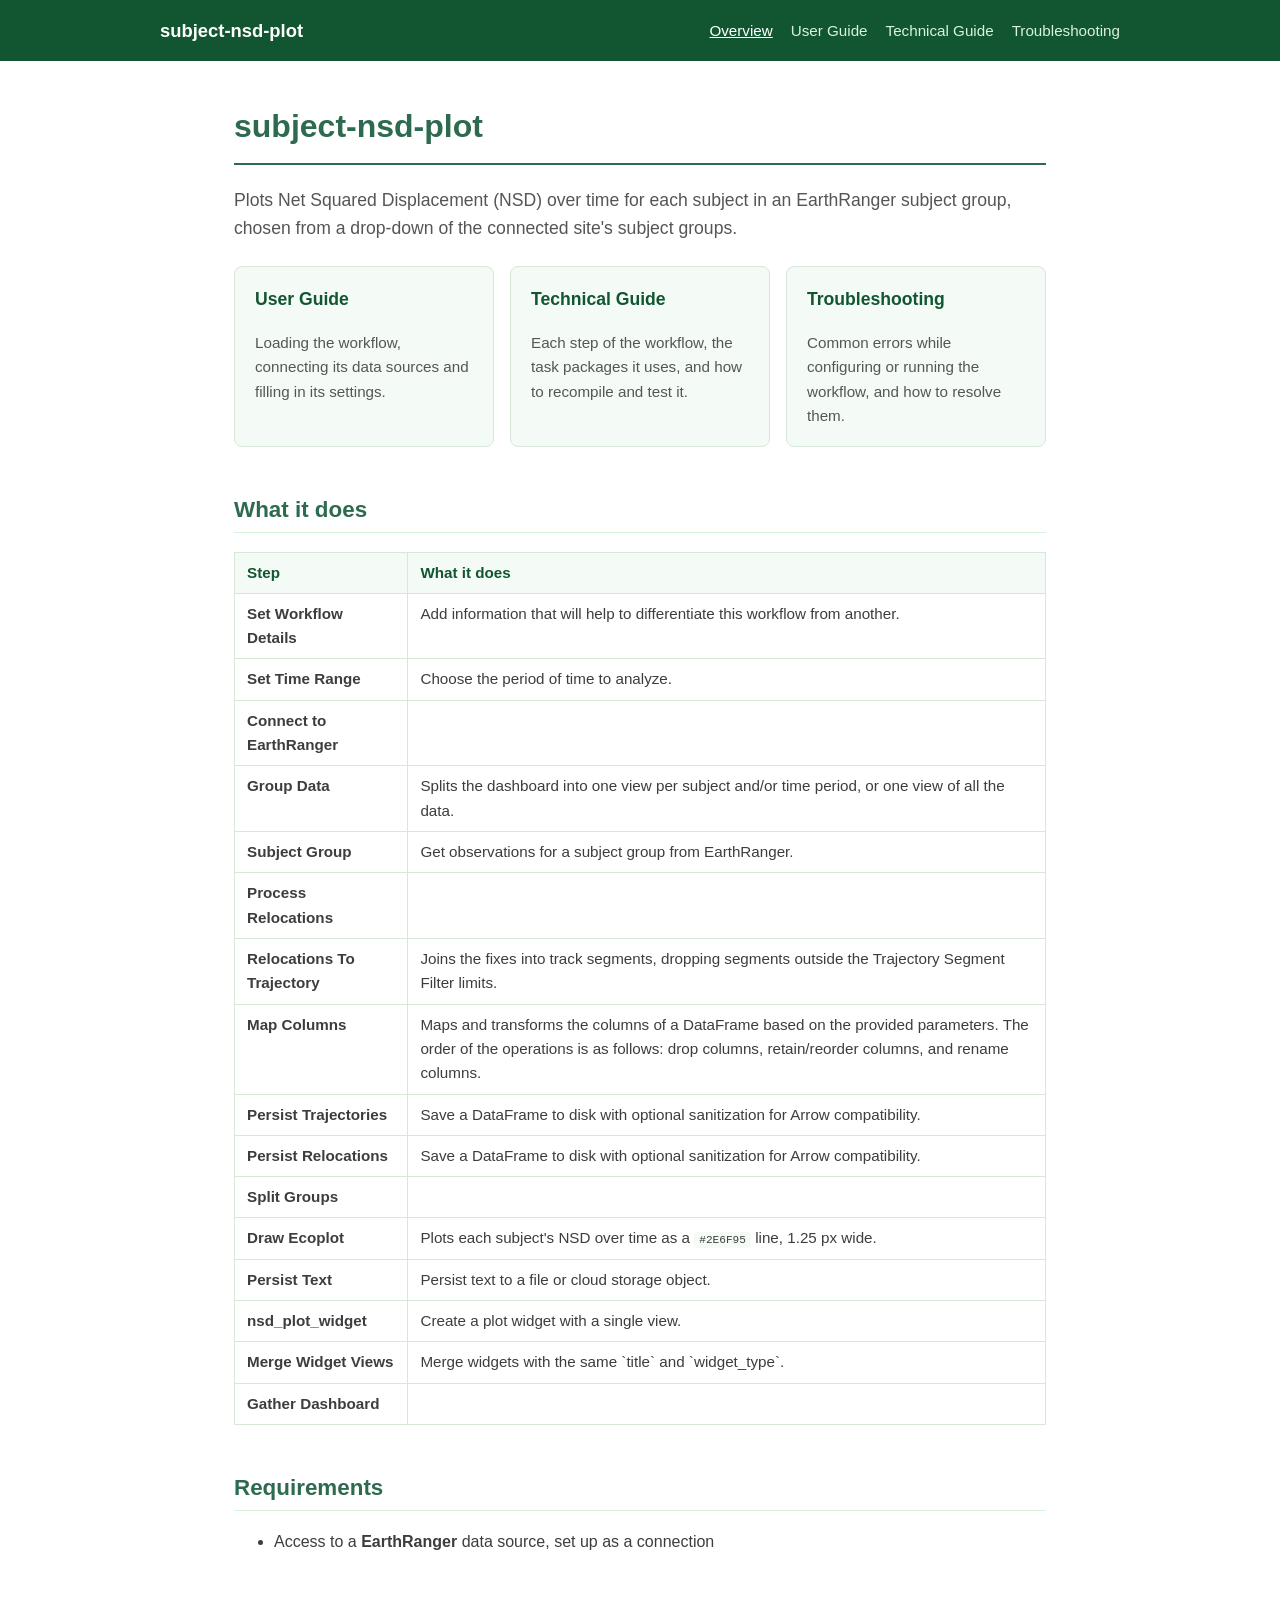
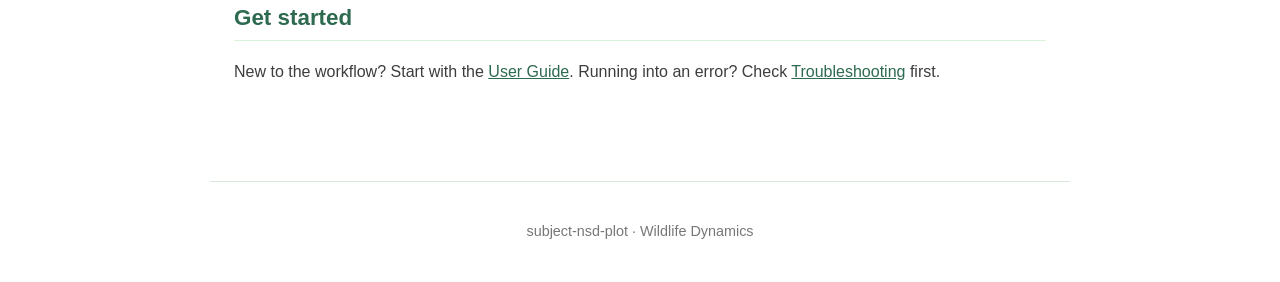
<file: docs/index.html>
<!DOCTYPE html>
<html lang="en">
<head>
  <meta charset="utf-8" />
  <meta name="viewport" content="width=device-width, initial-scale=1.0" />
  <title>subject-nsd-plot</title>
  <link rel="stylesheet" href="assets/style.css" />
</head>
<body>
  <header class="site-header">
    <div class="bar">
      <a class="brand" href="index.html">subject-nsd-plot</a>
      <nav>
        <a href="index.html" class="active">Overview</a>
        <a href="user-guide.html">User Guide</a>
        <a href="technical-guide.html">Technical Guide</a>
        <a href="troubleshooting.html">Troubleshooting</a>
      </nav>
    </div>
  </header>

  <main>
    <h1>subject-nsd-plot</h1>
    <p class="lede">Plots Net Squared Displacement (NSD) over time for each subject in an EarthRanger subject group, chosen from a drop-down of the connected site's subject groups.</p>

    <div class="card-grid">
      <a class="card" href="user-guide.html">
        <h3>User Guide</h3>
        <p>Loading the workflow, connecting its data sources and filling in its settings.</p>
      </a>
      <a class="card" href="technical-guide.html">
        <h3>Technical Guide</h3>
        <p>Each step of the workflow, the task packages it uses, and how to recompile and test it.</p>
      </a>
      <a class="card" href="troubleshooting.html">
        <h3>Troubleshooting</h3>
        <p>Common errors while configuring or running the workflow, and how to resolve them.</p>
      </a>
    </div>

    <h2>What it does</h2>
    <table>
      <thead><tr><th>Step</th><th>What it does</th></tr></thead>
      <tbody><tr><td><strong>Set Workflow Details</strong></td><td>Add information that will help to differentiate this workflow from another.</td></tr><tr><td><strong>Set Time Range</strong></td><td>Choose the period of time to analyze.</td></tr><tr><td><strong>Connect to EarthRanger</strong></td><td></td></tr><tr><td><strong>Group Data</strong></td><td>Splits the dashboard into one view per subject and/or time period, or one view of all the data.</td></tr><tr><td><strong>Subject Group</strong></td><td>Get observations for a subject group from EarthRanger.</td></tr><tr><td><strong>Process Relocations</strong></td><td></td></tr><tr><td><strong>Relocations To Trajectory</strong></td><td>Joins the fixes into track segments, dropping segments outside the Trajectory Segment Filter limits.</td></tr><tr><td><strong>Map Columns</strong></td><td>Maps and transforms the columns of a DataFrame based on the provided parameters. The order of the operations is as follows: drop columns, retain/reorder columns, and rename columns.</td></tr><tr><td><strong>Persist Trajectories</strong></td><td>Save a DataFrame to disk with optional sanitization for Arrow compatibility.</td></tr><tr><td><strong>Persist Relocations</strong></td><td>Save a DataFrame to disk with optional sanitization for Arrow compatibility.</td></tr><tr><td><strong>Split Groups</strong></td><td></td></tr><tr><td><strong>Draw Ecoplot</strong></td><td>Plots each subject's NSD over time as a <code>#2E6F95</code> line, 1.25 px wide.</td></tr><tr><td><strong>Persist Text</strong></td><td>Persist text to a file or cloud storage object.</td></tr><tr><td><strong>nsd_plot_widget</strong></td><td>Create a plot widget with a single view.</td></tr><tr><td><strong>Merge Widget Views</strong></td><td>Merge widgets with the same `title` and `widget_type`.</td></tr><tr><td><strong>Gather Dashboard</strong></td><td></td></tr></tbody>
    </table>

    <h2>Requirements</h2>
    <ul><li>Access to a <strong>EarthRanger</strong> data source, set up as a connection</li></ul>

    <h2>Get started</h2>
    <p>New to the workflow? Start with the <a href="user-guide.html">User Guide</a>. Running into an error? Check <a href="troubleshooting.html">Troubleshooting</a> first.</p>
  </main>

  <footer class="site-footer">
    <p>subject-nsd-plot &middot; Wildlife Dynamics</p>
  </footer>
</body>
</html>
</file>
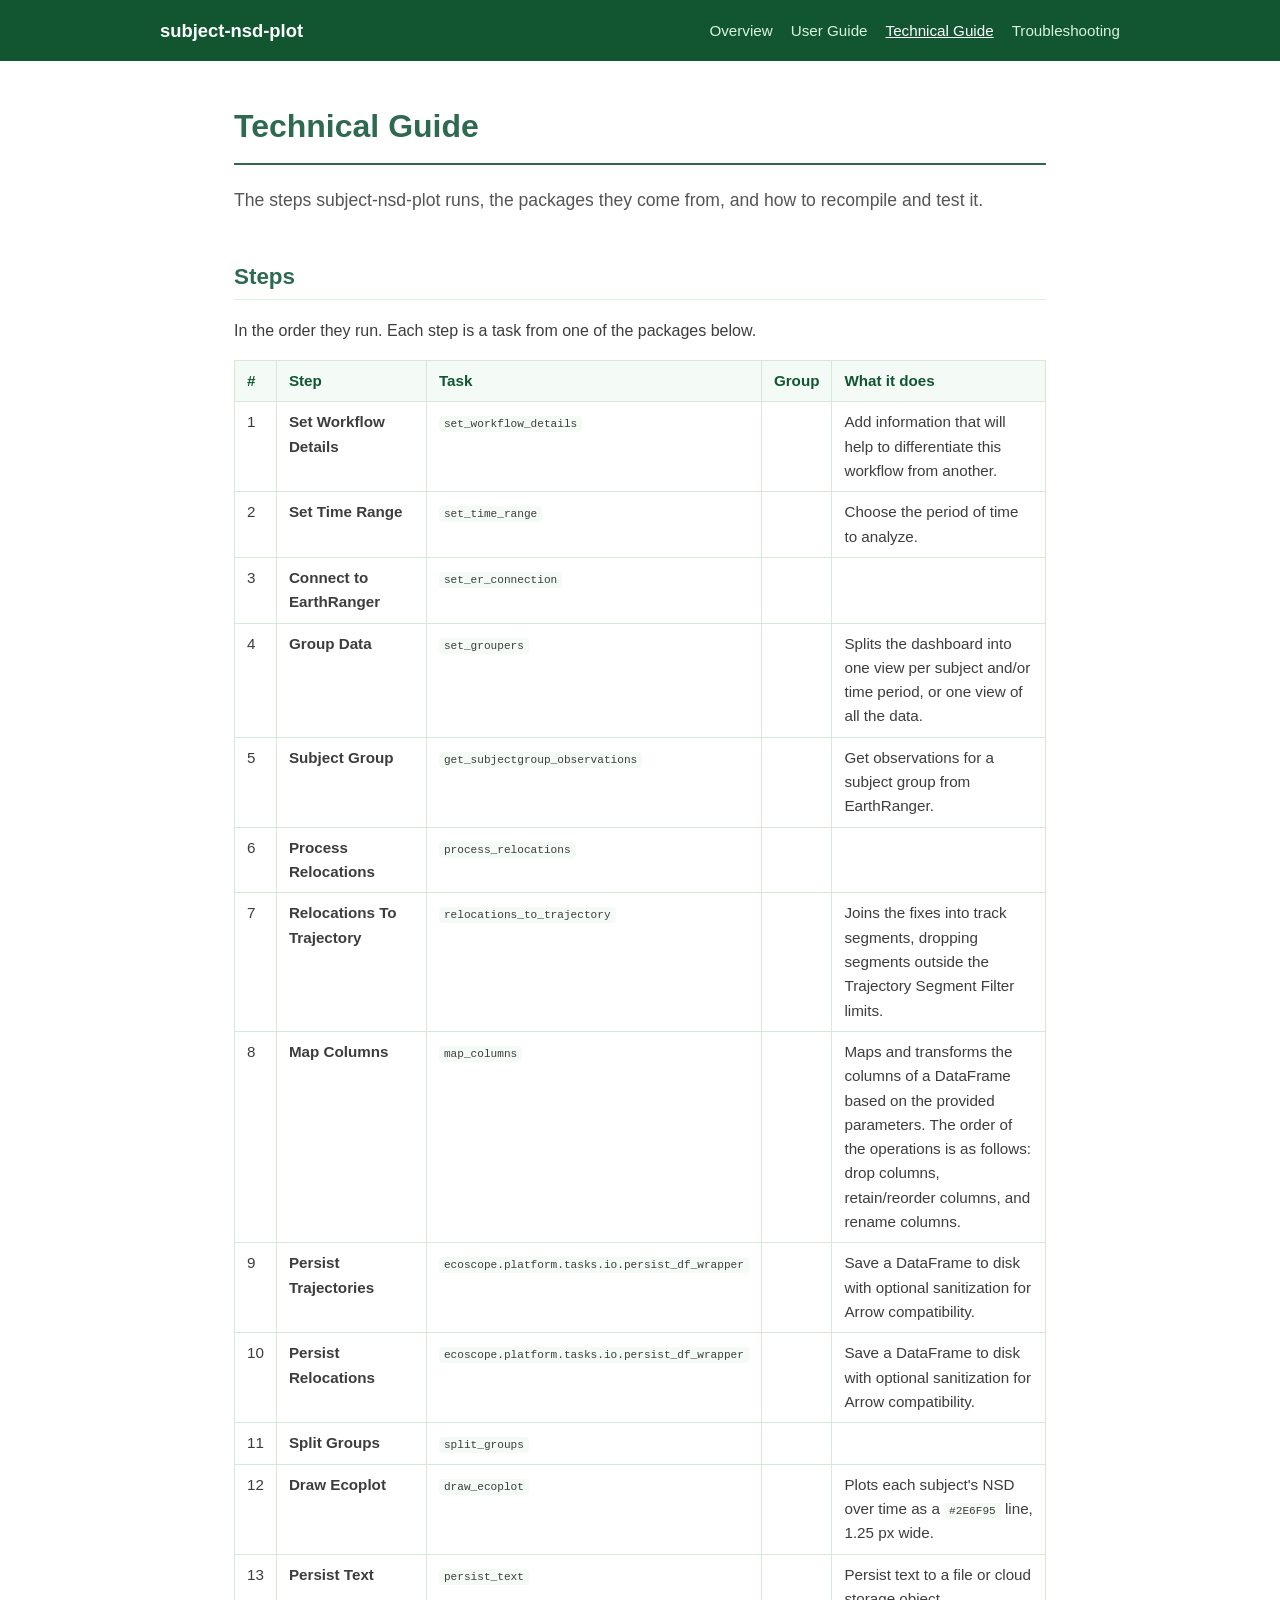
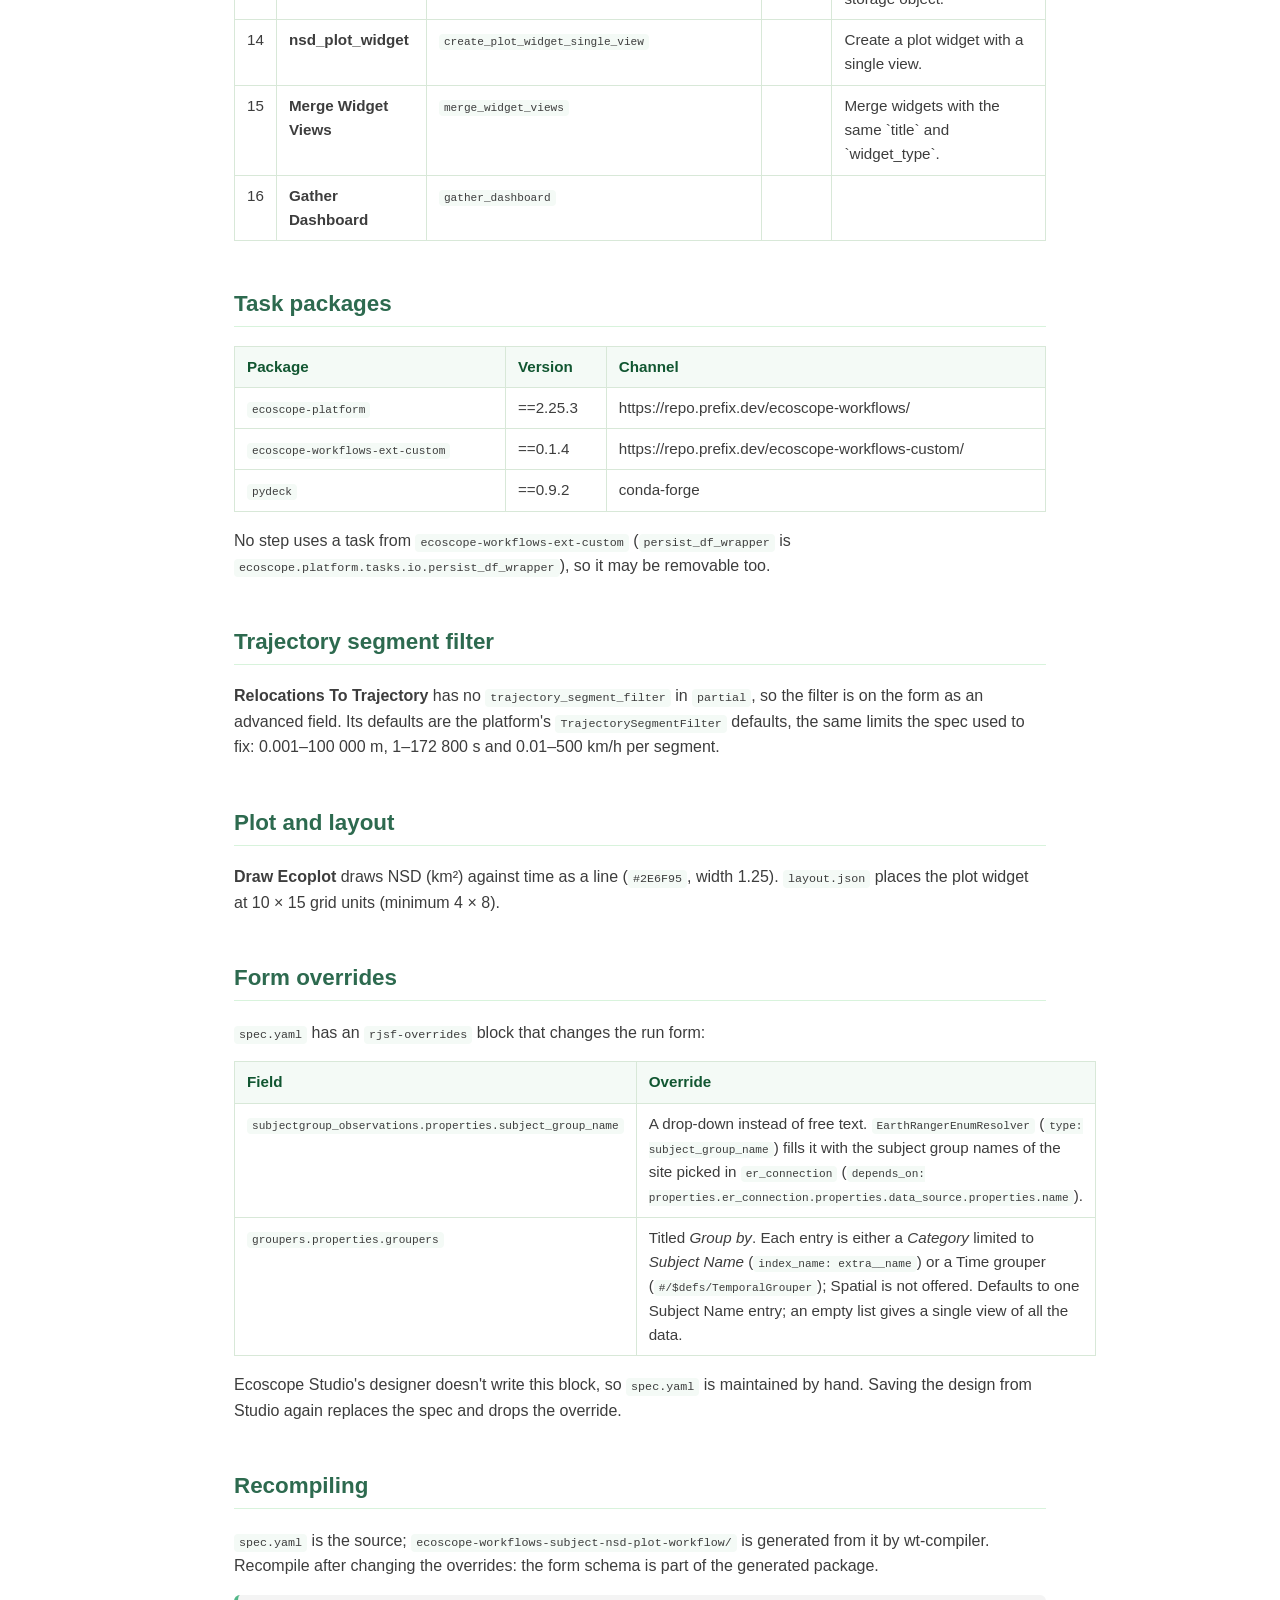
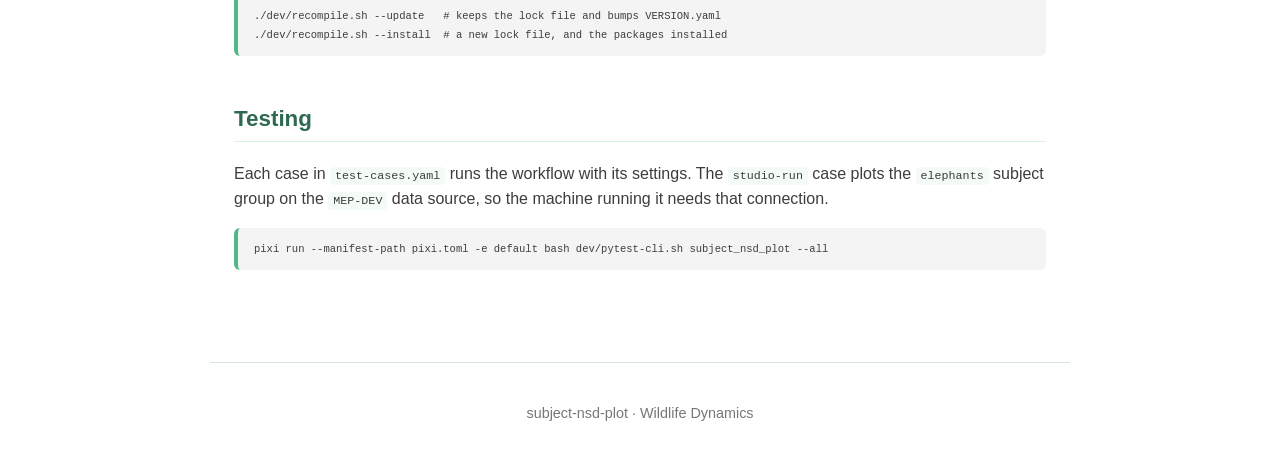
<file: docs/technical-guide.html>
<!DOCTYPE html>
<html lang="en">
<head>
  <meta charset="utf-8" />
  <meta name="viewport" content="width=device-width, initial-scale=1.0" />
  <title>Technical Guide · subject-nsd-plot</title>
  <link rel="stylesheet" href="assets/style.css" />
</head>
<body>
  <header class="site-header">
    <div class="bar">
      <a class="brand" href="index.html">subject-nsd-plot</a>
      <nav>
        <a href="index.html">Overview</a>
        <a href="user-guide.html">User Guide</a>
        <a href="technical-guide.html" class="active">Technical Guide</a>
        <a href="troubleshooting.html">Troubleshooting</a>
      </nav>
    </div>
  </header>

  <main>
    <h1>Technical Guide</h1>
    <p class="lede">The steps subject-nsd-plot runs, the packages they come from, and how to recompile and test it.</p>

    <h2>Steps</h2>
    <p>In the order they run. Each step is a task from one of the packages below.</p>
    <table>
      <thead><tr><th>#</th><th>Step</th><th>Task</th><th>Group</th><th>What it does</th></tr></thead>
      <tbody><tr><td>1</td><td><strong>Set Workflow Details</strong></td><td><code>set_workflow_details</code></td><td></td><td>Add information that will help to differentiate this workflow from another.</td></tr><tr><td>2</td><td><strong>Set Time Range</strong></td><td><code>set_time_range</code></td><td></td><td>Choose the period of time to analyze.</td></tr><tr><td>3</td><td><strong>Connect to EarthRanger</strong></td><td><code>set_er_connection</code></td><td></td><td></td></tr><tr><td>4</td><td><strong>Group Data</strong></td><td><code>set_groupers</code></td><td></td><td>Splits the dashboard into one view per subject and/or time period, or one view of all the data.</td></tr><tr><td>5</td><td><strong>Subject Group</strong></td><td><code>get_subjectgroup_observations</code></td><td></td><td>Get observations for a subject group from EarthRanger.</td></tr><tr><td>6</td><td><strong>Process Relocations</strong></td><td><code>process_relocations</code></td><td></td><td></td></tr><tr><td>7</td><td><strong>Relocations To Trajectory</strong></td><td><code>relocations_to_trajectory</code></td><td></td><td>Joins the fixes into track segments, dropping segments outside the Trajectory Segment Filter limits.</td></tr><tr><td>8</td><td><strong>Map Columns</strong></td><td><code>map_columns</code></td><td></td><td>Maps and transforms the columns of a DataFrame based on the provided parameters. The order of the operations is as follows: drop columns, retain/reorder columns, and rename columns.</td></tr><tr><td>9</td><td><strong>Persist Trajectories</strong></td><td><code>ecoscope.platform.tasks.io.persist_df_wrapper</code></td><td></td><td>Save a DataFrame to disk with optional sanitization for Arrow compatibility.</td></tr><tr><td>10</td><td><strong>Persist Relocations</strong></td><td><code>ecoscope.platform.tasks.io.persist_df_wrapper</code></td><td></td><td>Save a DataFrame to disk with optional sanitization for Arrow compatibility.</td></tr><tr><td>11</td><td><strong>Split Groups</strong></td><td><code>split_groups</code></td><td></td><td></td></tr><tr><td>12</td><td><strong>Draw Ecoplot</strong></td><td><code>draw_ecoplot</code></td><td></td><td>Plots each subject's NSD over time as a <code>#2E6F95</code> line, 1.25 px wide.</td></tr><tr><td>13</td><td><strong>Persist Text</strong></td><td><code>persist_text</code></td><td></td><td>Persist text to a file or cloud storage object.</td></tr><tr><td>14</td><td><strong>nsd_plot_widget</strong></td><td><code>create_plot_widget_single_view</code></td><td></td><td>Create a plot widget with a single view.</td></tr><tr><td>15</td><td><strong>Merge Widget Views</strong></td><td><code>merge_widget_views</code></td><td></td><td>Merge widgets with the same `title` and `widget_type`.</td></tr><tr><td>16</td><td><strong>Gather Dashboard</strong></td><td><code>gather_dashboard</code></td><td></td><td></td></tr></tbody>
    </table>

    <h2>Task packages</h2>
    <table>
      <thead><tr><th>Package</th><th>Version</th><th>Channel</th></tr></thead>
      <tbody><tr><td><code>ecoscope-platform</code></td><td>==2.25.3</td><td>https://repo.prefix.dev/ecoscope-workflows/</td></tr><tr><td><code>ecoscope-workflows-ext-custom</code></td><td>==0.1.4</td><td>https://repo.prefix.dev/ecoscope-workflows-custom/</td></tr><tr><td><code>pydeck</code></td><td>==0.9.2</td><td>conda-forge</td></tr></tbody>
    </table>

    <p>No step uses a task from <code>ecoscope-workflows-ext-custom</code> (<code>persist_df_wrapper</code> is <code>ecoscope.platform.tasks.io.persist_df_wrapper</code>), so it may be removable too.</p>

    <h2>Trajectory segment filter</h2>
    <p><strong>Relocations To Trajectory</strong> has no <code>trajectory_segment_filter</code> in <code>partial</code>, so the filter is on the form as an advanced field. Its defaults are the platform&#x27;s <code>TrajectorySegmentFilter</code> defaults, the same limits the spec used to fix: 0.001&ndash;100&nbsp;000&nbsp;m, 1&ndash;172&nbsp;800&nbsp;s and 0.01&ndash;500&nbsp;km/h per segment.</p>

    <h2>Plot and layout</h2>
    <p><strong>Draw Ecoplot</strong> draws NSD (km²) against time as a line (<code>#2E6F95</code>, width 1.25). <code>layout.json</code> places the plot widget at 10 &times; 15 grid units (minimum 4 &times; 8).</p>

    <h2>Form overrides</h2>
    <p><code>spec.yaml</code> has an <code>rjsf-overrides</code> block that changes the run form:</p>
    <table>
      <thead><tr><th>Field</th><th>Override</th></tr></thead>
      <tbody><tr><td><code>subjectgroup_observations.properties.subject_group_name</code></td><td>A drop-down instead of free text. <code>EarthRangerEnumResolver</code> (<code>type: subject_group_name</code>) fills it with the subject group names of the site picked in <code>er_connection</code> (<code>depends_on: properties.er_connection.properties.data_source.properties.name</code>).</td></tr><tr><td><code>groupers.properties.groupers</code></td><td>Titled <em>Group by</em>. Each entry is either a <em>Category</em> limited to <em>Subject Name</em> (<code>index_name: extra__name</code>) or a Time grouper (<code>#/$defs/TemporalGrouper</code>); Spatial is not offered. Defaults to one Subject Name entry; an empty list gives a single view of all the data.</td></tr></tbody>
    </table>
    <p>Ecoscope Studio's designer doesn't write this block, so <code>spec.yaml</code> is maintained by hand. Saving the design from Studio again replaces the spec and drops the override.</p>

    <h2>Recompiling</h2>
    <p><code>spec.yaml</code> is the source; <code>ecoscope-workflows-subject-nsd-plot-workflow/</code> is generated from it by wt-compiler. Recompile after changing the overrides: the form schema is part of the generated package.</p>
    <pre><code>./dev/recompile.sh --update   # keeps the lock file and bumps VERSION.yaml
./dev/recompile.sh --install  # a new lock file, and the packages installed</code></pre>

    <h2>Testing</h2>
    <p>Each case in <code>test-cases.yaml</code> runs the workflow with its settings. The <code>studio-run</code> case plots the <code>elephants</code> subject group on the <code>MEP-DEV</code> data source, so the machine running it needs that connection.</p>
    <pre><code>pixi run --manifest-path pixi.toml -e default bash dev/pytest-cli.sh subject_nsd_plot --all</code></pre>
  </main>

  <footer class="site-footer">
    <p>subject-nsd-plot &middot; Wildlife Dynamics</p>
  </footer>
</body>
</html>
</file>
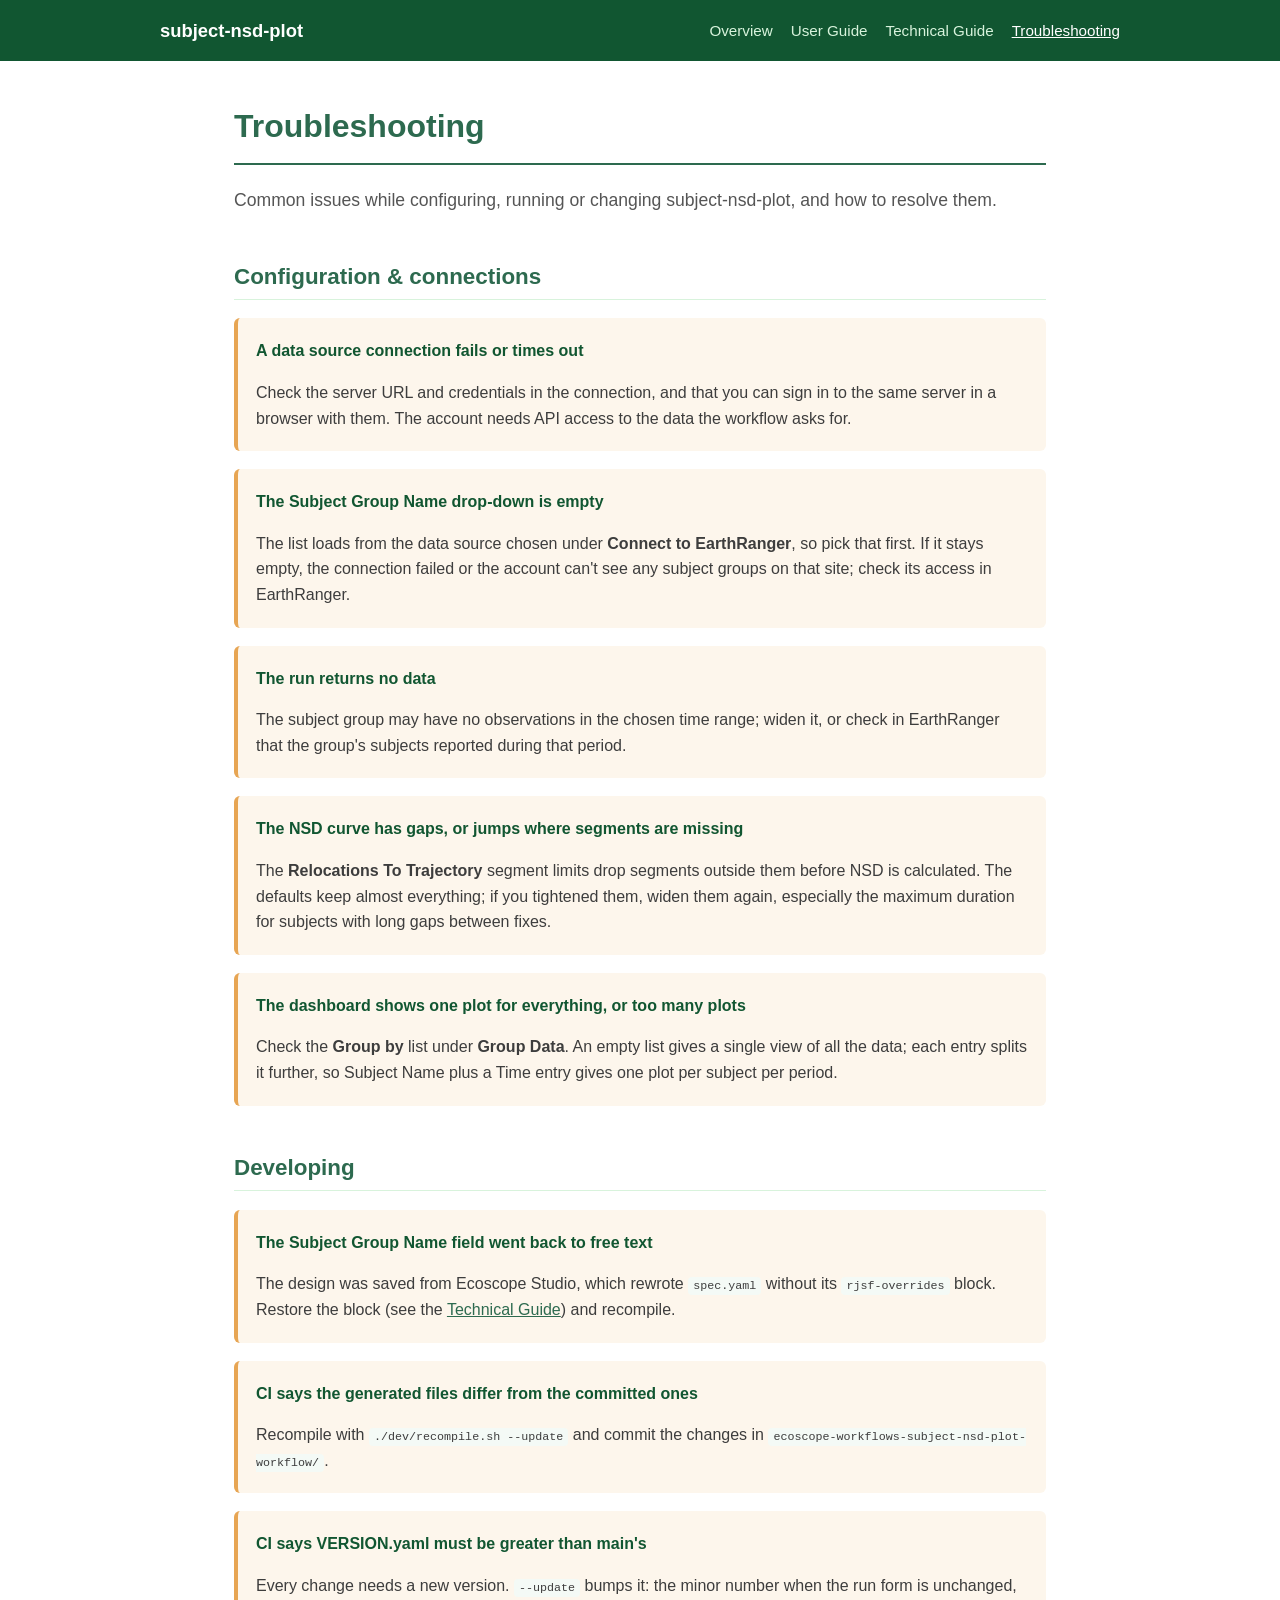
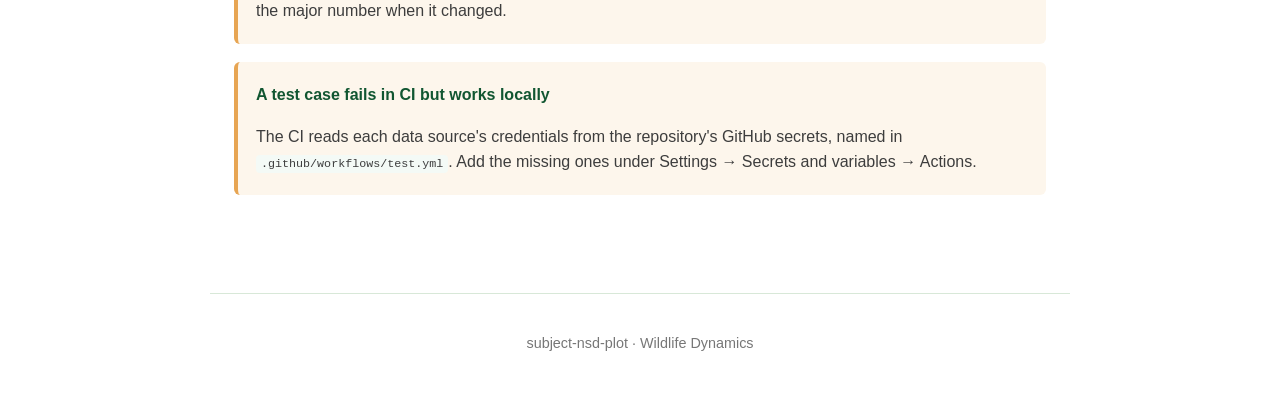
<file: docs/troubleshooting.html>
<!DOCTYPE html>
<html lang="en">
<head>
  <meta charset="utf-8" />
  <meta name="viewport" content="width=device-width, initial-scale=1.0" />
  <title>Troubleshooting · subject-nsd-plot</title>
  <link rel="stylesheet" href="assets/style.css" />
</head>
<body>
  <header class="site-header">
    <div class="bar">
      <a class="brand" href="index.html">subject-nsd-plot</a>
      <nav>
        <a href="index.html">Overview</a>
        <a href="user-guide.html">User Guide</a>
        <a href="technical-guide.html">Technical Guide</a>
        <a href="troubleshooting.html" class="active">Troubleshooting</a>
      </nav>
    </div>
  </header>

  <main>
    <h1>Troubleshooting</h1>
    <p class="lede">Common issues while configuring, running or changing subject-nsd-plot, and how to resolve them.</p>

    <h2>Configuration &amp; connections</h2>

    <div class="error-block">
      <p class="symptom">A data source connection fails or times out</p>
      <p>Check the server URL and credentials in the connection, and that you can sign in to the same server in a browser with them. The account needs API access to the data the workflow asks for.</p>
    </div>

    <div class="error-block">
      <p class="symptom">The Subject Group Name drop-down is empty</p>
      <p>The list loads from the data source chosen under <strong>Connect to EarthRanger</strong>, so pick that first. If it stays empty, the connection failed or the account can't see any subject groups on that site; check its access in EarthRanger.</p>
    </div>

    <div class="error-block">
      <p class="symptom">The run returns no data</p>
      <p>The subject group may have no observations in the chosen time range; widen it, or check in EarthRanger that the group's subjects reported during that period.</p>
    </div>

    <div class="error-block">
      <p class="symptom">The NSD curve has gaps, or jumps where segments are missing</p>
      <p>The <strong>Relocations To Trajectory</strong> segment limits drop segments outside them before NSD is calculated. The defaults keep almost everything; if you tightened them, widen them again, especially the maximum duration for subjects with long gaps between fixes.</p>
    </div>

    <div class="error-block">
      <p class="symptom">The dashboard shows one plot for everything, or too many plots</p>
      <p>Check the <strong>Group by</strong> list under <strong>Group Data</strong>. An empty list gives a single view of all the data; each entry splits it further, so Subject Name plus a Time entry gives one plot per subject per period.</p>
    </div>

    <h2>Developing</h2>

    <div class="error-block">
      <p class="symptom">The Subject Group Name field went back to free text</p>
      <p>The design was saved from Ecoscope Studio, which rewrote <code>spec.yaml</code> without its <code>rjsf-overrides</code> block. Restore the block (see the <a href="technical-guide.html">Technical Guide</a>) and recompile.</p>
    </div>

    <div class="error-block">
      <p class="symptom">CI says the generated files differ from the committed ones</p>
      <p>Recompile with <code>./dev/recompile.sh --update</code> and commit the changes in <code>ecoscope-workflows-subject-nsd-plot-workflow/</code>.</p>
    </div>

    <div class="error-block">
      <p class="symptom">CI says VERSION.yaml must be greater than main's</p>
      <p>Every change needs a new version. <code>--update</code> bumps it: the minor number when the run form is unchanged, the major number when it changed.</p>
    </div>

    <div class="error-block">
      <p class="symptom">A test case fails in CI but works locally</p>
      <p>The CI reads each data source's credentials from the repository's GitHub secrets, named in <code>.github/workflows/test.yml</code>. Add the missing ones under Settings → Secrets and variables → Actions.</p>
    </div>
  </main>

  <footer class="site-footer">
    <p>subject-nsd-plot &middot; Wildlife Dynamics</p>
  </footer>
</body>
</html>
</file>
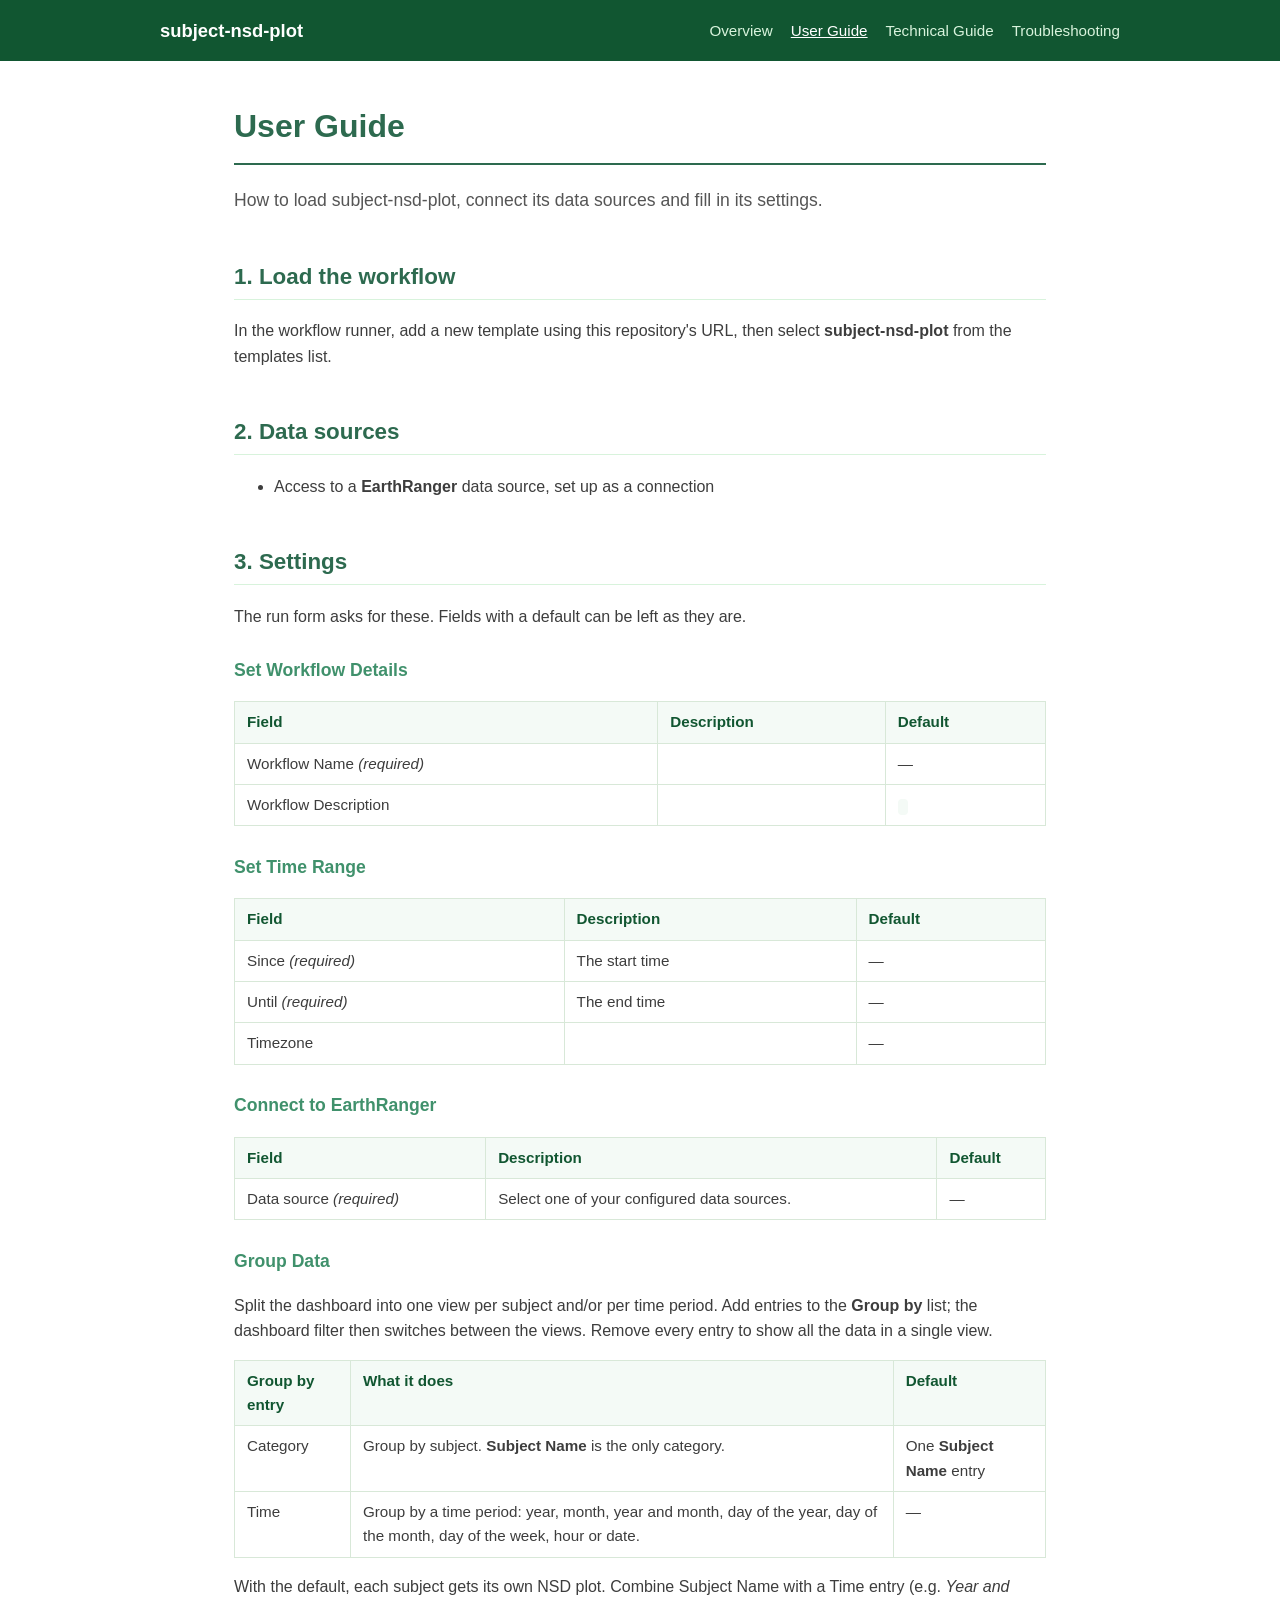
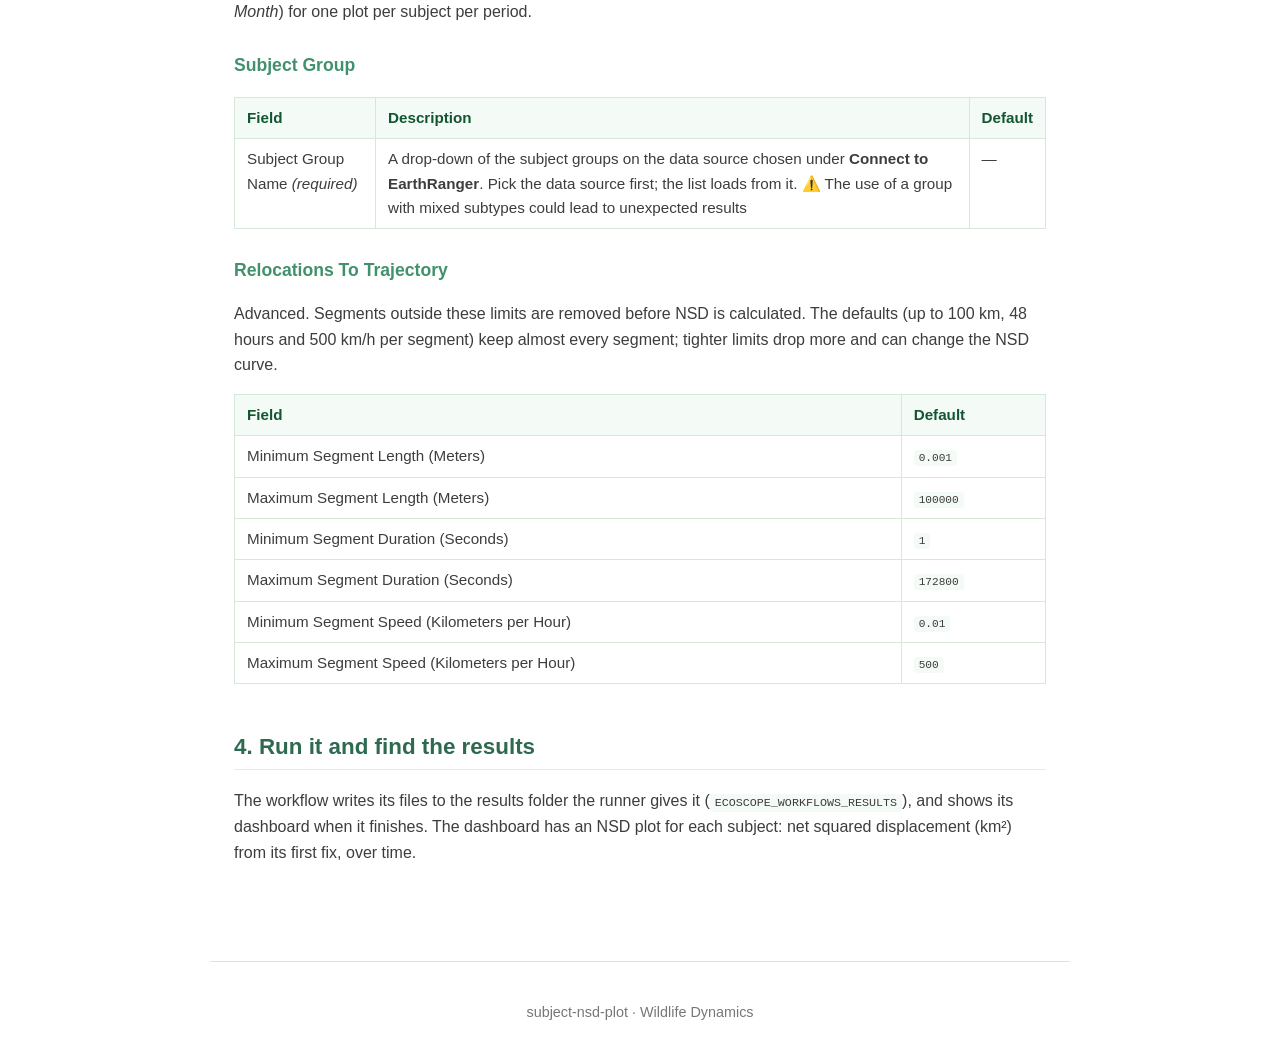
<file: docs/user-guide.html>
<!DOCTYPE html>
<html lang="en">
<head>
  <meta charset="utf-8" />
  <meta name="viewport" content="width=device-width, initial-scale=1.0" />
  <title>User Guide · subject-nsd-plot</title>
  <link rel="stylesheet" href="assets/style.css" />
</head>
<body>
  <header class="site-header">
    <div class="bar">
      <a class="brand" href="index.html">subject-nsd-plot</a>
      <nav>
        <a href="index.html">Overview</a>
        <a href="user-guide.html" class="active">User Guide</a>
        <a href="technical-guide.html">Technical Guide</a>
        <a href="troubleshooting.html">Troubleshooting</a>
      </nav>
    </div>
  </header>

  <main>
    <h1>User Guide</h1>
    <p class="lede">How to load subject-nsd-plot, connect its data sources and fill in its settings.</p>

    <h2>1. Load the workflow</h2>
    <p>In the workflow runner, add a new template using this repository's URL, then select <strong>subject-nsd-plot</strong> from the templates list.</p>

    <h2>2. Data sources</h2>
    <ul><li>Access to a <strong>EarthRanger</strong> data source, set up as a connection</li></ul>

    <h2>3. Settings</h2>
    <p>The run form asks for these. Fields with a default can be left as they are.</p>
    <h3>Set Workflow Details</h3>
    <table>
      <thead><tr><th>Field</th><th>Description</th><th>Default</th></tr></thead>
      <tbody><tr><td>Workflow Name <em>(required)</em></td><td></td><td>—</td></tr><tr><td>Workflow Description</td><td></td><td><code></code></td></tr></tbody>
    </table>
    <h3>Set Time Range</h3>
    <table>
      <thead><tr><th>Field</th><th>Description</th><th>Default</th></tr></thead>
      <tbody><tr><td>Since <em>(required)</em></td><td>The start time</td><td>—</td></tr><tr><td>Until <em>(required)</em></td><td>The end time</td><td>—</td></tr><tr><td>Timezone</td><td></td><td>—</td></tr></tbody>
    </table>
    <h3>Connect to EarthRanger</h3>
    <table>
      <thead><tr><th>Field</th><th>Description</th><th>Default</th></tr></thead>
      <tbody><tr><td>Data source <em>(required)</em></td><td>Select one of your configured data sources.</td><td>—</td></tr></tbody>
    </table>
    <h3>Group Data</h3>
    <p>Split the dashboard into one view per subject and/or per time period. Add entries to the <strong>Group by</strong> list; the dashboard filter then switches between the views. Remove every entry to show all the data in a single view.</p>
    <table>
      <thead><tr><th>Group by entry</th><th>What it does</th><th>Default</th></tr></thead>
      <tbody><tr><td>Category</td><td>Group by subject. <strong>Subject Name</strong> is the only category.</td><td>One <strong>Subject Name</strong> entry</td></tr><tr><td>Time</td><td>Group by a time period: year, month, year and month, day of the year, day of the month, day of the week, hour or date.</td><td>—</td></tr></tbody>
    </table>
    <p>With the default, each subject gets its own NSD plot. Combine Subject Name with a Time entry (e.g. <em>Year and Month</em>) for one plot per subject per period.</p>
    <h3>Subject Group</h3>
    <table>
      <thead><tr><th>Field</th><th>Description</th><th>Default</th></tr></thead>
      <tbody><tr><td>Subject Group Name <em>(required)</em></td><td>A drop-down of the subject groups on the data source chosen under <strong>Connect to EarthRanger</strong>. Pick the data source first; the list loads from it. ⚠️ The use of a group with mixed subtypes could lead to unexpected results</td><td>—</td></tr></tbody>
    </table>
    <h3>Relocations To Trajectory</h3>
    <p>Advanced. Segments outside these limits are removed before NSD is calculated. The defaults (up to 100 km, 48 hours and 500 km/h per segment) keep almost every segment; tighter limits drop more and can change the NSD curve.</p>
    <table>
      <thead><tr><th>Field</th><th>Default</th></tr></thead>
      <tbody><tr><td>Minimum Segment Length (Meters)</td><td><code>0.001</code></td></tr><tr><td>Maximum Segment Length (Meters)</td><td><code>100000</code></td></tr><tr><td>Minimum Segment Duration (Seconds)</td><td><code>1</code></td></tr><tr><td>Maximum Segment Duration (Seconds)</td><td><code>172800</code></td></tr><tr><td>Minimum Segment Speed (Kilometers per Hour)</td><td><code>0.01</code></td></tr><tr><td>Maximum Segment Speed (Kilometers per Hour)</td><td><code>500</code></td></tr></tbody>
    </table>

    <h2>4. Run it and find the results</h2>
    <p>The workflow writes its files to the results folder the runner gives it (<code>ECOSCOPE_WORKFLOWS_RESULTS</code>), and shows its dashboard when it finishes. The dashboard has an NSD plot for each subject: net squared displacement (km²) from its first fix, over time.</p>
  </main>

  <footer class="site-footer">
    <p>subject-nsd-plot &middot; Wildlife Dynamics</p>
  </footer>
</body>
</html>
</file>
<file: docs/assets/style.css>
:root {
  --green-dark: #115631;
  --green-mid: #2d6a4f;
  --green-light: #d8f3dc;
  --green-pale: #f4faf6;
  --amber: #e7a553;
  --slate: #3d3d3d;
  --grey-border: #d8e8d8;
}

* { box-sizing: border-box; }

body {
  font-family: -apple-system, BlinkMacSystemFont, "Segoe UI", sans-serif;
  color: var(--slate);
  line-height: 1.6;
  margin: 0;
  background: #fff;
}

.site-header {
  background: var(--green-dark);
  color: #fff;
  padding: 0 24px;
}

.site-header .bar {
  max-width: 960px;
  margin: 0 auto;
  display: flex;
  align-items: center;
  justify-content: space-between;
  flex-wrap: wrap;
  padding: 16px 0;
  gap: 12px;
}

.site-header .brand {
  font-weight: 700;
  font-size: 1.15em;
  color: #fff;
  text-decoration: none;
}

.site-header nav {
  display: flex;
  gap: 18px;
  flex-wrap: wrap;
}

.site-header nav a {
  color: var(--green-light);
  text-decoration: none;
  font-size: 0.95em;
}

.site-header nav a:hover,
.site-header nav a.active {
  color: #fff;
  text-decoration: underline;
}

main {
  max-width: 860px;
  margin: 0 auto;
  padding: 40px 24px 80px;
}

h1 {
  font-size: 2em;
  border-bottom: 2px solid var(--green-mid);
  padding-bottom: 10px;
  color: var(--green-mid);
  margin-top: 0;
}

h2 {
  font-size: 1.4em;
  color: var(--green-mid);
  margin-top: 2em;
  border-bottom: 1px solid var(--green-light);
  padding-bottom: 4px;
}

h3 {
  font-size: 1.1em;
  color: #40916c;
  margin-top: 1.5em;
}

p.lede {
  font-size: 1.1em;
  color: #555;
}

a { color: var(--green-mid); }

img {
  max-width: 100%;
  border: 1px solid var(--grey-border);
  border-radius: 6px;
  margin: 16px 0;
  box-shadow: 0 2px 8px rgba(0,0,0,0.1);
}

pre {
  background: #f4f4f4;
  padding: 12px 16px;
  border-radius: 6px;
  font-size: 0.9em;
  overflow-x: auto;
  border-left: 4px solid #52b788;
}

code {
  background: var(--green-pale);
  padding: 2px 5px;
  border-radius: 4px;
  font-size: 0.9em;
}

pre code { background: none; padding: 0; }

table {
  border-collapse: collapse;
  width: 100%;
  margin: 16px 0;
  font-size: 0.95em;
}

th, td {
  border: 1px solid var(--grey-border);
  padding: 8px 12px;
  text-align: left;
  vertical-align: top;
}

th {
  background: var(--green-pale);
  color: var(--green-dark);
}

hr {
  border: none;
  border-top: 1px solid var(--grey-border);
  margin: 2em 0;
}

.card-grid {
  display: grid;
  grid-template-columns: repeat(auto-fit, minmax(220px, 1fr));
  gap: 16px;
  margin: 24px 0;
}

.card {
  border: 1px solid var(--grey-border);
  border-radius: 8px;
  padding: 18px 20px;
  text-decoration: none;
  color: var(--slate);
  background: var(--green-pale);
  transition: box-shadow 0.15s ease, transform 0.15s ease;
}

.card:hover {
  box-shadow: 0 4px 14px rgba(17, 86, 49, 0.15);
  transform: translateY(-2px);
}

.card h3 {
  margin-top: 0;
  color: var(--green-dark);
}

.card p {
  margin-bottom: 0;
  color: #555;
  font-size: 0.95em;
}

.badge {
  display: inline-block;
  background: var(--amber);
  color: #3d2b00;
  font-size: 0.75em;
  font-weight: 600;
  padding: 2px 8px;
  border-radius: 10px;
  margin-left: 8px;
  vertical-align: middle;
}

.error-block {
  border-left: 4px solid var(--amber);
  background: #fdf6ec;
  border-radius: 6px;
  padding: 4px 18px;
  margin: 18px 0;
}

.error-block .symptom {
  font-weight: 600;
  color: var(--green-dark);
}

p.note {
  border-left: 4px solid var(--amber);
  background: #fff8e1;
  border-radius: 6px;
  padding: 10px 16px;
  margin: 16px 0;
  font-size: 0.95em;
}

footer.site-footer {
  max-width: 860px;
  margin: 0 auto;
  padding: 24px;
  color: #777;
  font-size: 0.9em;
  border-top: 1px solid var(--grey-border);
  text-align: center;
}

footer.site-footer a { color: var(--green-mid); }
</file>
